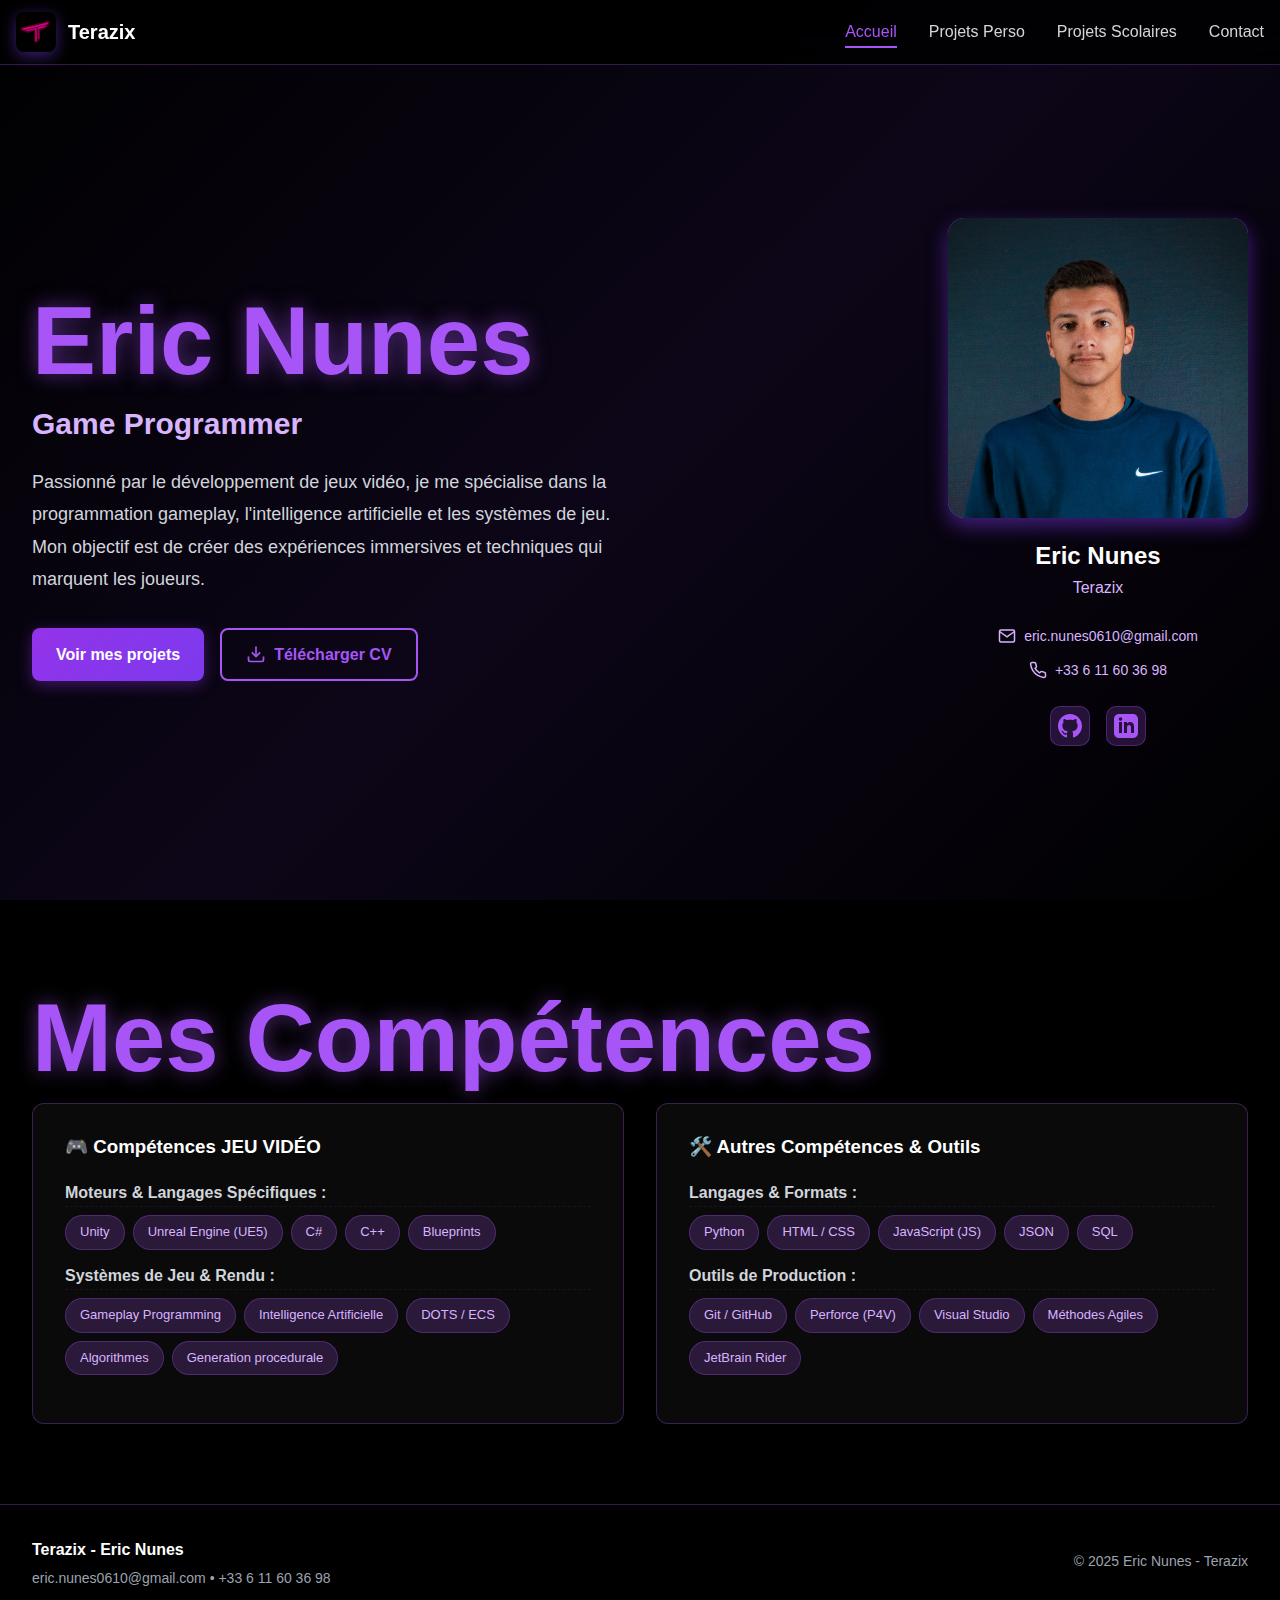
<file: index.html>
<!DOCTYPE html>
<html lang="fr">
<head>
    <meta charset="UTF-8">
    <meta name="viewport" content="width=device-width, initial-scale=1.0">
    <meta name="description" content="Portfolio de Eric Nunes (Terazix) - Game Programmer spécialisé en Unity, C# et systèmes IA">
    <meta name="robots" content="index,follow">
    <meta name="theme-color" content="#7c3aed">
    <title>Terazix - Eric Nunes | Game Programmer</title>
    <link rel="stylesheet" href="style.css">
    <link rel="icon" type="image/x-icon" href="assets/favicon.ico">
</head>
<body>
    <!-- Navigation -->
    <nav class="navbar" id="navbar">
        <div class="nav-container">
            <div class="nav-brand">
                <img src="assets/logo.png" alt="Logo Terazix" class="logo">
                <span class="brand-name">Terazix</span>
            </div>
            
            <!-- Menu Desktop -->
            <ul class="nav-menu" id="navMenu">
                <li><a href="index.html" class="nav-link active">Accueil</a></li>
                <li><a href="projets-perso.html" class="nav-link">Projets Perso</a></li>
                <li><a href="projets-scolaires.html" class="nav-link">Projets Scolaires</a></li>
                <!--<li><a href="cv.html" class="nav-link">CV</a></li> -->
                <li><a href="contact.html" class="nav-link">Contact</a></li>
            </ul>
            
            <!-- Burger Menu -->
            <button class="burger" id="burger" aria-label="Menu">
                <span></span>
                <span></span>
                <span></span>
            </button>
        </div>
    </nav>

    <!-- Hero Section -->
    <section class="hero" id="hero">
        <div class="container">
            <div class="hero-grid">
                <!-- Contenu Hero -->
                <div class="hero-content fade-in">
                    <h1 class="hero-title glow-text">Eric Nunes</h1>
                    <h2 class="hero-subtitle"><span class="highlight">Game Programmer</span></h2>
                    <p class="hero-description">
                        Passionné par le développement de jeux vidéo, je me spécialise dans la programmation gameplay, 
                        l'intelligence artificielle et les systèmes de jeu. Mon objectif est de créer des expériences 
                        immersives et techniques qui marquent les joueurs.
                    </p>
                    <div class="hero-cta">
                        <a href="projets-perso.html" class="btn btn-primary">Voir mes projets</a>
                        <a href="assets/CV_Eric_Nunes.pdf" download class="btn btn-secondary">
                            <svg width="20" height="20" viewBox="0 0 24 24" fill="none" stroke="currentColor" stroke-width="2">
                                <path d="M21 15v4a2 2 0 0 1-2 2H5a2 2 0 0 1-2-2v-4"/>
                                <polyline points="7 10 12 15 17 10"/>
                                <line x1="12" y1="15" x2="12" y2="3"/>
                            </svg>
                            Télécharger CV
                        </a>
                    </div>
                </div>

                <!-- Profile Card -->
                <div class="hero-profile fade-in-delay">
                    <div class="profile-card">
                        <div class="profile-avatar"><img src="assets/NUNES Eric.jpg" 
                 alt="Photo de Eric Nunes, Développeur de Jeu" 
                 class="profile-photo"></div>
                        <h3 class="profile-name">Eric Nunes</h3>
                        <p class="profile-realname">Terazix</p>
                        <div class="profile-links">
                            <a href="mailto:eric.nunes0610@gmail.com" class="profile-link">
                                <svg width="18" height="18" viewBox="0 0 24 24" fill="none" stroke="currentColor" stroke-width="2">
                                    <path d="M4 4h16c1.1 0 2 .9 2 2v12c0 1.1-.9 2-2 2H4c-1.1 0-2-.9-2-2V6c0-1.1.9-2 2-2z"/>
                                    <polyline points="22,6 12,13 2,6"/>
                                </svg>
                                eric.nunes0610@gmail.com
                            </a>
                            <a href="tel:+33612345678" class="profile-link">
                                <svg width="18" height="18" viewBox="0 0 24 24" fill="none" stroke="currentColor" stroke-width="2">
                                    <path d="M22 16.92v3a2 2 0 0 1-2.18 2 19.79 19.79 0 0 1-8.63-3.07 19.5 19.5 0 0 1-6-6 19.79 19.79 0 0 1-3.07-8.67A2 2 0 0 1 4.11 2h3a2 2 0 0 1 2 1.72 12.84 12.84 0 0 0 .7 2.81 2 2 0 0 1-.45 2.11L8.09 9.91a16 16 0 0 0 6 6l1.27-1.27a2 2 0 0 1 2.11-.45 12.84 12.84 0 0 0 2.81.7A2 2 0 0 1 22 16.92z"/>
                                </svg>
                                +33 6 11 60 36 98
                            </a>
                        </div>
                        <div class="profile-social">
                            <a href="https://github.com/Terazix" target="_blank" rel="noopener noreferrer" class="social-icon" aria-label="GitHub">
                                <svg width="24" height="24" viewBox="0 0 24 24" fill="currentColor">
                                    <path d="M12 0c-6.626 0-12 5.373-12 12 0 5.302 3.438 9.8 8.207 11.387.599.111.793-.261.793-.577v-2.234c-3.338.726-4.033-1.416-4.033-1.416-.546-1.387-1.333-1.756-1.333-1.756-1.089-.745.083-.729.083-.729 1.205.084 1.839 1.237 1.839 1.237 1.07 1.834 2.807 1.304 3.492.997.107-.775.418-1.305.762-1.604-2.665-.305-5.467-1.334-5.467-5.931 0-1.311.469-2.381 1.236-3.221-.124-.303-.535-1.524.117-3.176 0 0 1.008-.322 3.301 1.23.957-.266 1.983-.399 3.003-.404 1.02.005 2.047.138 3.006.404 2.291-1.552 3.297-1.23 3.297-1.23.653 1.653.242 2.874.118 3.176.77.84 1.235 1.911 1.235 3.221 0 4.609-2.807 5.624-5.479 5.921.43.372.823 1.102.823 2.222v3.293c0 .319.192.694.801.576 4.765-1.589 8.199-6.086 8.199-11.386 0-6.627-5.373-12-12-12z"/>
                                </svg>
                            </a>
                            <a href="www.linkedin.com/in/nuneseric" target="_blank" rel="noopener noreferrer" class="social-icon" aria-label="LinkedIn">
                                <svg width="24" height="24" viewBox="0 0 24 24" fill="currentColor">
                                    <path d="M19 0h-14c-2.761 0-5 2.239-5 5v14c0 2.761 2.239 5 5 5h14c2.762 0 5-2.239 5-5v-14c0-2.761-2.238-5-5-5zm-11 19h-3v-11h3v11zm-1.5-12.268c-.966 0-1.75-.79-1.75-1.764s.784-1.764 1.75-1.764 1.75.79 1.75 1.764-.783 1.764-1.75 1.764zm13.5 12.268h-3v-5.604c0-3.368-4-3.113-4 0v5.604h-3v-11h3v1.765c1.396-2.586 7-2.777 7 2.476v6.759z"/>
                                </svg>
                            </a>
                        </div>
                    </div>
                </div>
            </div>
        </div>
    </section>

    <section id="full-skills" class="skills-detailed-section">
        <div class="container">
            <h2 class="hero-title glow-text text-center mb-16">Mes Compétences</h2>

            <div class="skills-grid">
                
                <div class="skills-block fade-in">
                    <h3 class="skills-block-title">🎮 Compétences JEU VIDÉO</h3>
                    
                    <h4 class="skills-category font-bold mb-3">Moteurs & Langages Spécifiques :</h4>
                    <div class="project-skills mb-6">
                        <span class="skill-bubble">Unity</span>
                        <span class="skill-bubble">Unreal Engine (UE5)</span>
                        <span class="skill-bubble">C#</span>
                        <span class="skill-bubble">C++</span>
                        <span class="skill-bubble">Blueprints</span>
                    </div>

                    <h4 class="skills-category font-bold mb-3">Systèmes de Jeu & Rendu :</h4>
                    <div class="project-skills">
                        <span class="skill-bubble">Gameplay Programming</span>
                        <span class="skill-bubble">Intelligence Artificielle</span>
                        <span class="skill-bubble">DOTS / ECS</span>
                        <span class="skill-bubble">Algorithmes</span>
                        <span class="skill-bubble">Generation procedurale</span>
                    </div>
                </div>

                <div class="skills-block fade-in-delay">
                    <h3 class="skills-block-title">🛠️ Autres Compétences & Outils</h3>
                    
                    <h4 class="skills-category font-bold mb-3">Langages & Formats :</h4>
                    <div class="project-skills mb-6">
                        <span class="skill-bubble">Python</span>
                        <span class="skill-bubble">HTML / CSS</span>
                        <span class="skill-bubble">JavaScript (JS)</span>
                        <span class="skill-bubble">JSON</span>
                        <span class="skill-bubble">SQL</span>
                    </div>

                    <h4 class="skills-category font-bold mb-3">Outils de Production :</h4>
                    <div class="project-skills">
                        <span class="skill-bubble">Git / GitHub</span>
                        <span class="skill-bubble">Perforce (P4V)</span>
                        <span class="skill-bubble">Visual Studio</span>
                        <span class="skill-bubble">Méthodes Agiles</span>
                        <span class="skill-bubble">JetBrain Rider</span>
                    </div>
                </div>
            </div>
        </div>
    </section>

    <!-- Footer -->
    <footer class="footer">
        <div class="container">
            <div class="footer-content">
                <div class="footer-info">
                    <p class="footer-name">Terazix - Eric Nunes</p>
                    <p class="footer-contact">eric.nunes0610@gmail.com • +33 6 11 60 36 98</p>
                </div>
                <div class="footer-legal">
                    <p class="footer-copyright">© 2025 Eric Nunes - Terazix</p>
                </div>
            </div>
        </div>
    </footer>

    <script src="script.js" defer></script>
</body>
</html>
</file>
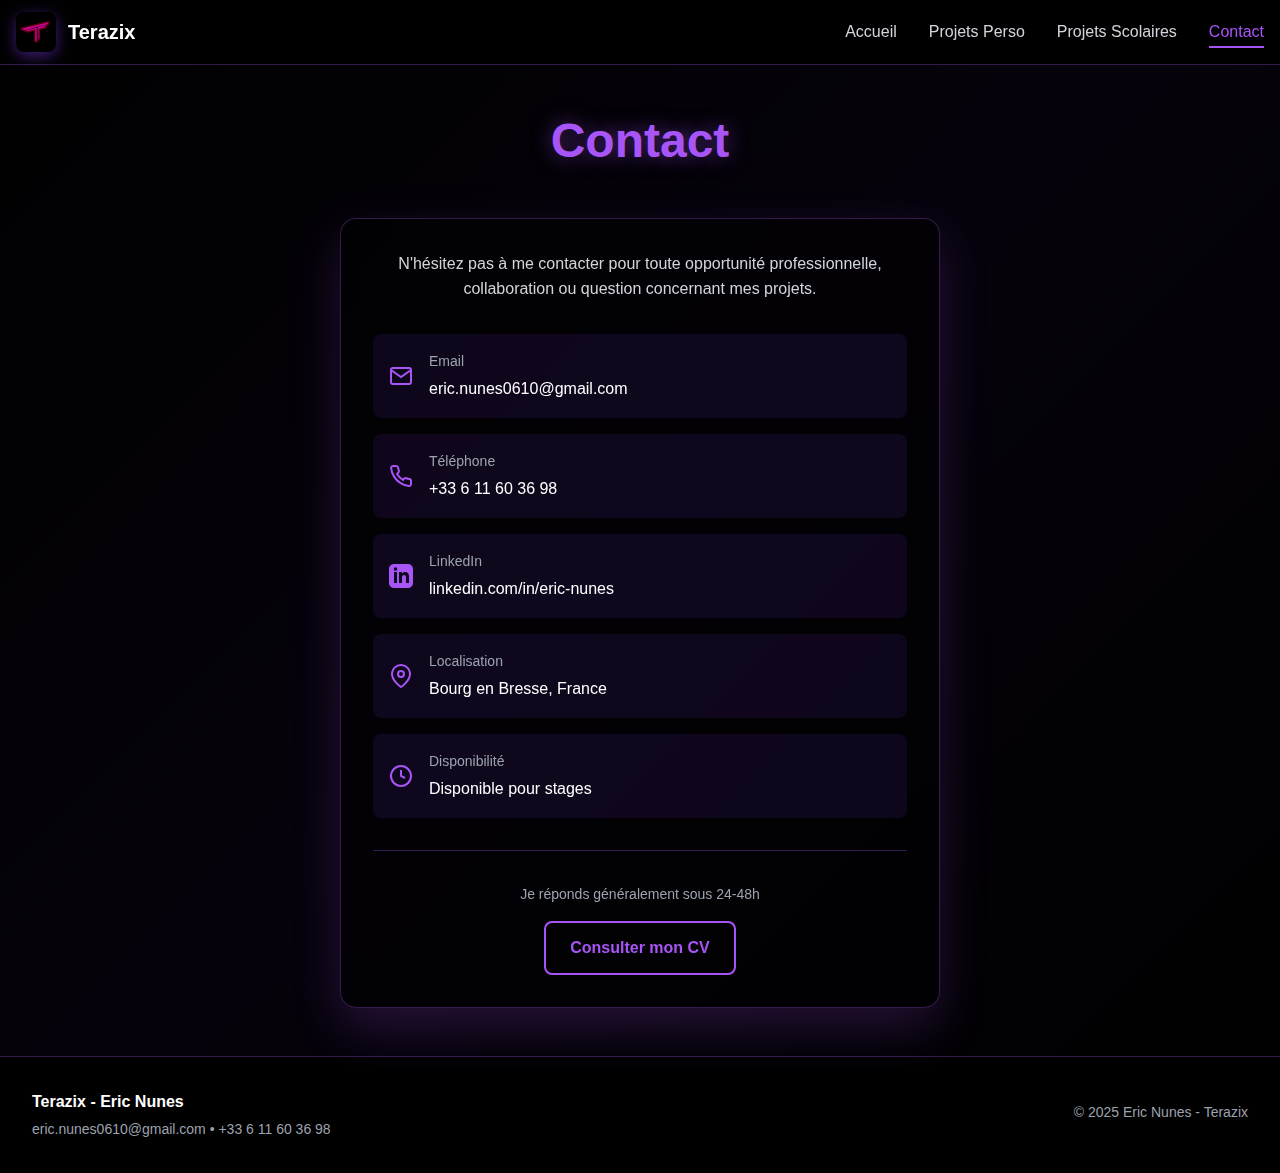
<file: contact.html>
<!DOCTYPE html>
<html lang="fr">
<head>
    <meta charset="UTF-8">
    <meta name="viewport" content="width=device-width, initial-scale=1.0">
    <meta name="description" content="Contactez Eric Nunes (Terazix) - Game Programmer disponible pour projets et collaborations">
    <meta name="robots" content="index,follow">
    <meta name="theme-color" content="#7c3aed">
    <title>Contact - Terazix</title>
    <link rel="stylesheet" href="style.css">
    <link rel="icon" type="image/x-icon" href="assets/favicon.ico">
</head>
<body>
    <!-- Navigation -->
    <nav class="navbar" id="navbar">
        <div class="nav-container">
            <div class="nav-brand">
                <img src="assets/logo.png" alt="Logo Terazix" class="logo">
                <span class="brand-name">Terazix</span>
            </div>
            
            <ul class="nav-menu" id="navMenu">
                <li><a href="index.html" class="nav-link">Accueil</a></li>
                <li><a href="projets-perso.html" class="nav-link">Projets Perso</a></li>
                <li><a href="projets-scolaires.html" class="nav-link">Projets Scolaires</a></li>
                <!--<li><a href="cv.html" class="nav-link">CV</a></li> -->
                <li><a href="contact.html" class="nav-link active">Contact</a></li>
            </ul>
            
            <button class="burger" id="burger" aria-label="Menu">
                <span></span>
                <span></span>
                <span></span>
            </button>
        </div>
    </nav>

    <!-- Contact Section -->
    <section class="contact-section">
        <div class="container">
            <div class="contact-container">
                <h1 class="page-title glow-text" style="text-align: center; margin-bottom: 3rem;">Contact</h1>
                
                <div class="contact-card">
                    <p style="text-align: center; color: var(--color-text-secondary); margin-bottom: 2rem;">
                        N'hésitez pas à me contacter pour toute opportunité professionnelle, collaboration ou question concernant mes projets.
                    </p>

                    <!-- Email -->
                    <a href="mailto:eric.nunes0610@gmail.com" class="contact-item">
                        <svg width="24" height="24" viewBox="0 0 24 24" fill="none" stroke="currentColor" stroke-width="2">
                            <path d="M4 4h16c1.1 0 2 .9 2 2v12c0 1.1-.9 2-2 2H4c-1.1 0-2-.9-2-2V6c0-1.1.9-2 2-2z"/>
                            <polyline points="22,6 12,13 2,6"/>
                        </svg>
                        <div class="contact-item-content">
                            <p class="contact-item-label">Email</p>
                            <p class="contact-item-value">eric.nunes0610@gmail.com</p>
                        </div>
                    </a>

                    <!-- Téléphone -->
                    <a href="tel:+33612345678" class="contact-item">
                        <svg width="24" height="24" viewBox="0 0 24 24" fill="none" stroke="currentColor" stroke-width="2">
                            <path d="M22 16.92v3a2 2 0 0 1-2.18 2 19.79 19.79 0 0 1-8.63-3.07 19.5 19.5 0 0 1-6-6 19.79 19.79 0 0 1-3.07-8.67A2 2 0 0 1 4.11 2h3a2 2 0 0 1 2 1.72 12.84 12.84 0 0 0 .7 2.81 2 2 0 0 1-.45 2.11L8.09 9.91a16 16 0 0 0 6 6l1.27-1.27a2 2 0 0 1 2.11-.45 12.84 12.84 0 0 0 2.81.7A2 2 0 0 1 22 16.92z"/>
                        </svg>
                        <div class="contact-item-content">
                            <p class="contact-item-label">Téléphone</p>
                            <p class="contact-item-value">+33 6 11 60 36 98</p>
                        </div>
                    </a>

                    <!-- GitHub -->
                     <!--
                    <a href="https://github.com/terazix" target="_blank" rel="noopener noreferrer" class="contact-item">
                        <svg width="24" height="24" viewBox="0 0 24 24" fill="currentColor">
                            <path d="M12 0c-6.626 0-12 5.373-12 12 0 5.302 3.438 9.8 8.207 11.387.599.111.793-.261.793-.577v-2.234c-3.338.726-4.033-1.416-4.033-1.416-.546-1.387-1.333-1.756-1.333-1.756-1.089-.745.083-.729.083-.729 1.205.084 1.839 1.237 1.839 1.237 1.07 1.834 2.807 1.304 3.492.997.107-.775.418-1.305.762-1.604-2.665-.305-5.467-1.334-5.467-5.931 0-1.311.469-2.381 1.236-3.221-.124-.303-.535-1.524.117-3.176 0 0 1.008-.322 3.301 1.23.957-.266 1.983-.399 3.003-.404 1.02.005 2.047.138 3.006.404 2.291-1.552 3.297-1.23 3.297-1.23.653 1.653.242 2.874.118 3.176.77.84 1.235 1.911 1.235 3.221 0 4.609-2.807 5.624-5.479 5.921.43.372.823 1.102.823 2.222v3.293c0 .319.192.694.801.576 4.765-1.589 8.199-6.086 8.199-11.386 0-6.627-5.373-12-12-12z"/>
                        </svg>
                        <div class="contact-item-content">
                            <p class="contact-item-label">GitHub</p>
                            <p class="contact-item-value">github.com/terazix</p>
                        </div>
                    </a>-->

                    <!-- LinkedIn -->
                    <a href="https://linkedin.com/in/eric-nunes" target="_blank" rel="noopener noreferrer" class="contact-item">
                        <svg width="24" height="24" viewBox="0 0 24 24" fill="currentColor">
                            <path d="M19 0h-14c-2.761 0-5 2.239-5 5v14c0 2.761 2.239 5 5 5h14c2.762 0 5-2.239 5-5v-14c0-2.761-2.238-5-5-5zm-11 19h-3v-11h3v11zm-1.5-12.268c-.966 0-1.75-.79-1.75-1.764s.784-1.764 1.75-1.764 1.75.79 1.75 1.764-.783 1.764-1.75 1.764zm13.5 12.268h-3v-5.604c0-3.368-4-3.113-4 0v5.604h-3v-11h3v1.765c1.396-2.586 7-2.777 7 2.476v6.759z"/>
                        </svg>
                        <div class="contact-item-content">
                            <p class="contact-item-label">LinkedIn</p>
                            <p class="contact-item-value">linkedin.com/in/eric-nunes</p>
                        </div>
                    </a>

                    <!-- Localisation -->
                    <div class="contact-item" style="cursor: default;">
                        <svg width="24" height="24" viewBox="0 0 24 24" fill="none" stroke="currentColor" stroke-width="2">
                            <path d="M21 10c0 7-9 13-9 13s-9-6-9-13a9 9 0 0 1 18 0z"/>
                            <circle cx="12" cy="10" r="3"/>
                        </svg>
                        <div class="contact-item-content">
                            <p class="contact-item-label">Localisation</p>
                            <p class="contact-item-value">Bourg en Bresse, France</p>
                        </div>
                    </div>

                    <!-- Disponibilité -->
                    <div class="contact-item" style="cursor: default;">
                        <svg width="24" height="24" viewBox="0 0 24 24" fill="none" stroke="currentColor" stroke-width="2">
                            <circle cx="12" cy="12" r="10"/>
                            <polyline points="12 6 12 12 16 14"/>
                        </svg>
                        <div class="contact-item-content">
                            <p class="contact-item-label">Disponibilité</p>
                            <p class="contact-item-value">Disponible pour stages</p>
                        </div>
                    </div>

                    <div style="margin-top: 2rem; padding-top: 2rem; border-top: 1px solid var(--color-border); text-align: center;">
                        <p style="color: var(--color-text-muted); font-size: 0.875rem; margin-bottom: 1rem;">
                            Je réponds généralement sous 24-48h
                        </p>
                        <a href="cv.html" class="btn btn-secondary">
                            Consulter mon CV
                        </a>
                    </div>
                </div>
            </div>
        </div>
    </section>

    <!-- Footer -->
    <footer class="footer">
        <div class="container">
            <div class="footer-content">
                <div class="footer-info">
                    <p class="footer-name">Terazix - Eric Nunes</p>
                    <p class="footer-contact">eric.nunes0610@gmail.com • +33 6 11 60 36 98</p>
                </div>
                <div class="footer-legal">
                    <p class="footer-copyright">© 2025 Eric Nunes - Terazix</p>
                </div>
            </div>
        </div>
    </footer>

    <script src="script.js" defer></script>
</body>
</html>
</file>
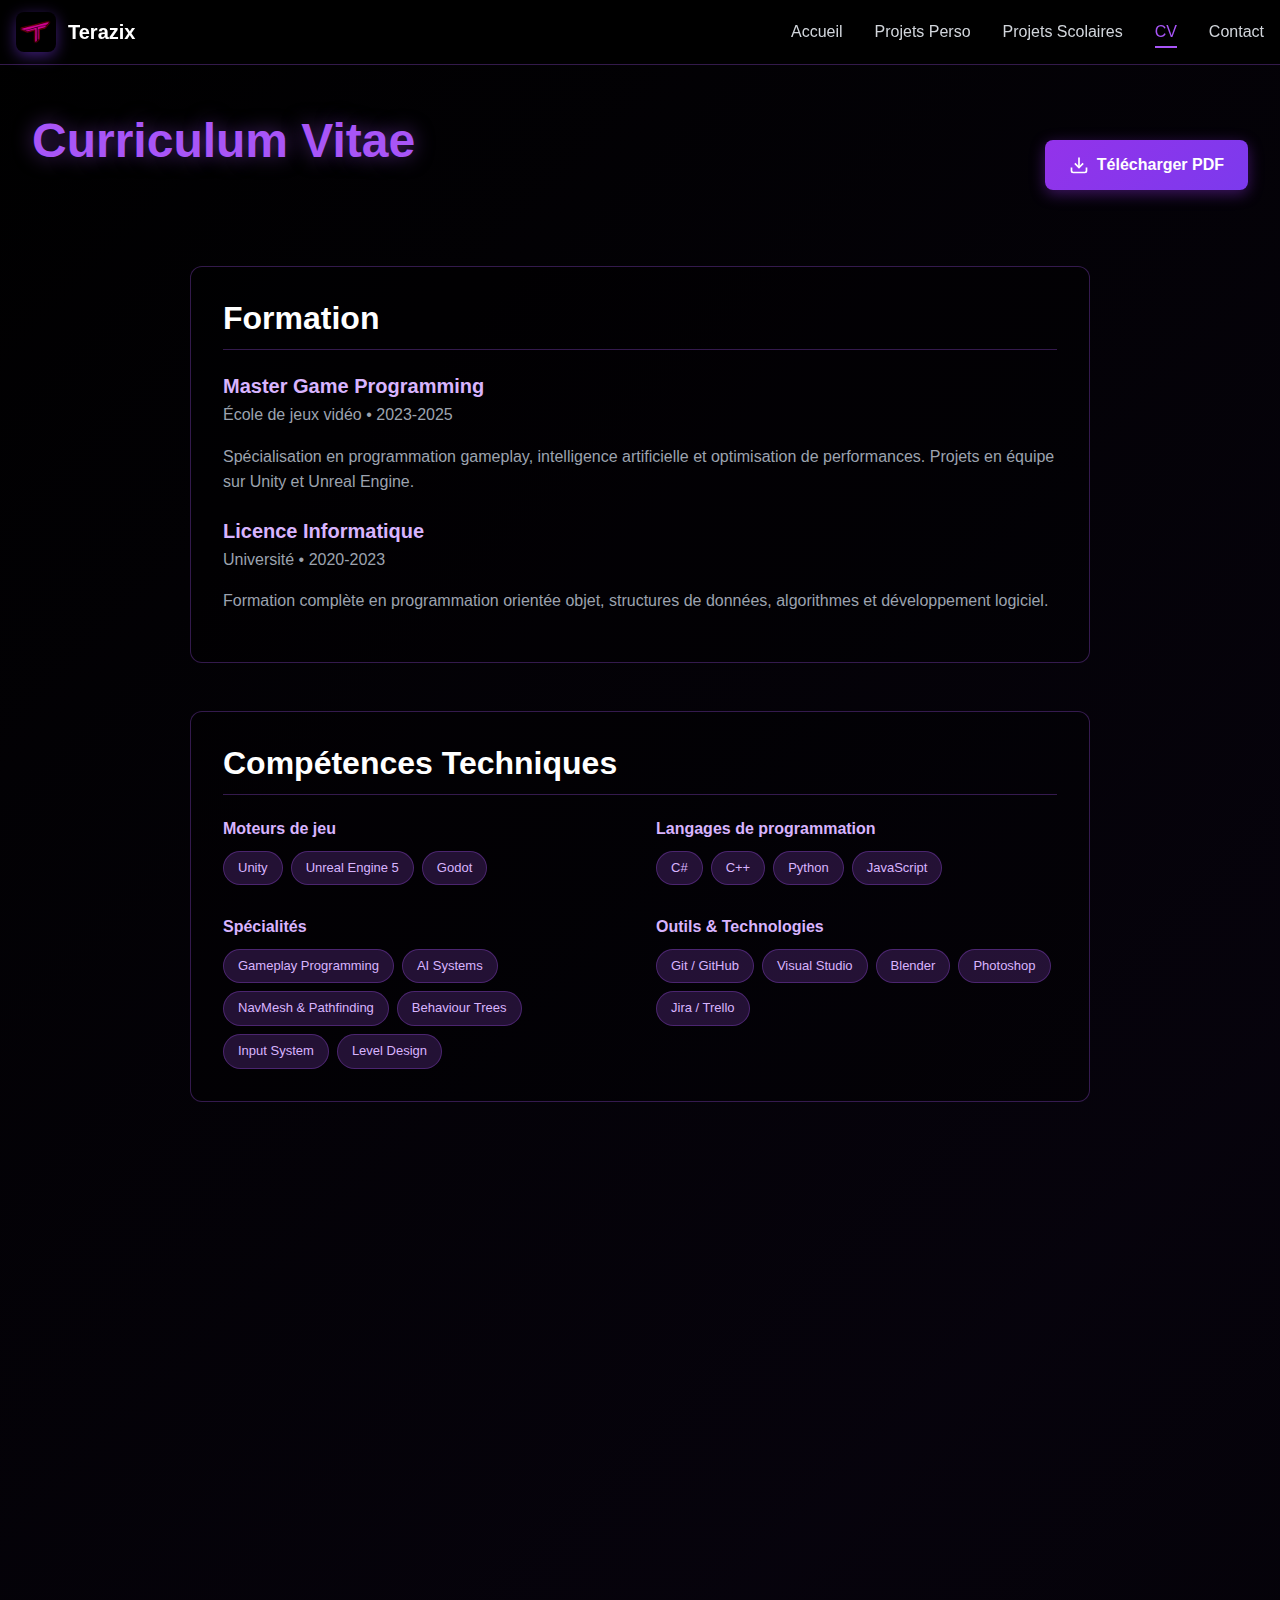
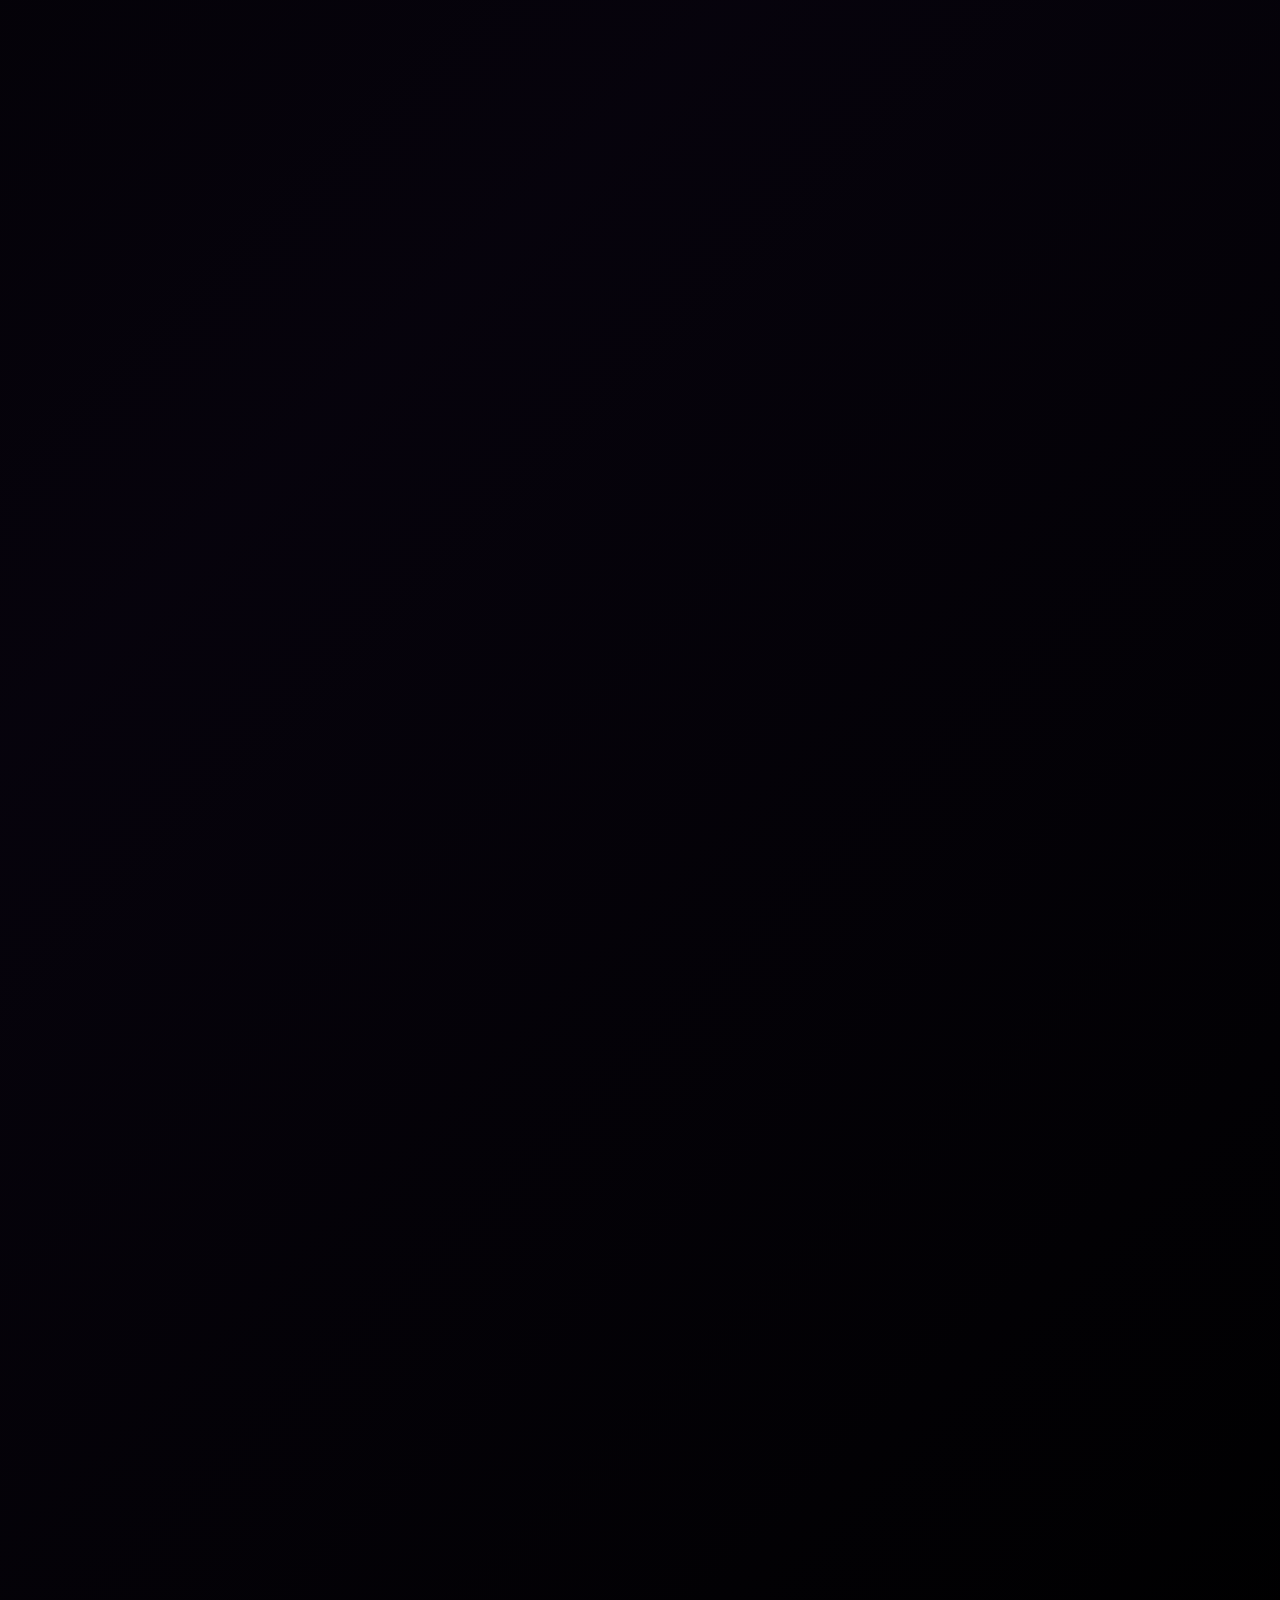
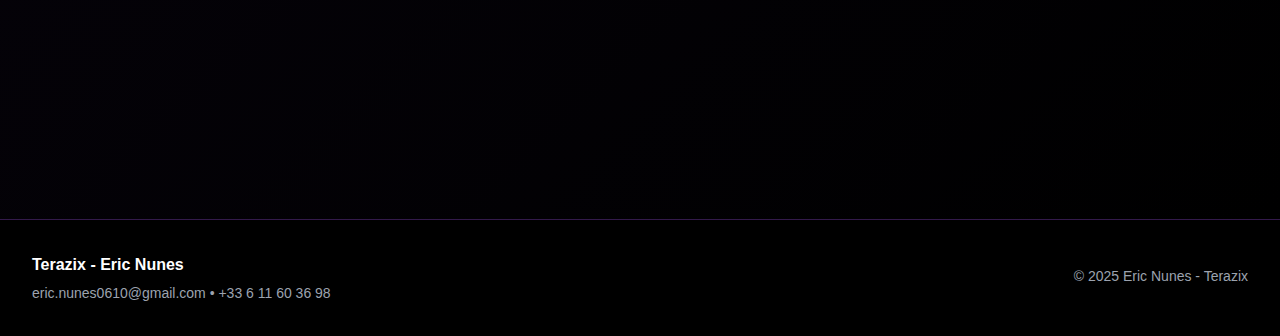
<file: cv.html>
<!DOCTYPE html>
<html lang="fr">
<head>
    <meta charset="UTF-8">
    <meta name="viewport" content="width=device-width, initial-scale=1.0">
    <meta name="description" content="CV de Eric Nunes - Game Programmer spécialisé Unity, C#, IA et systèmes de jeu">
    <meta name="robots" content="index,follow">
    <meta name="theme-color" content="#7c3aed">
    <title>CV - Terazix</title>
    <link rel="stylesheet" href="style.css">
    <link rel="icon" type="image/x-icon" href="assets/favicon.ico">
</head>
<body>
    <!-- Navigation -->
    <nav class="navbar" id="navbar">
        <div class="nav-container">
            <div class="nav-brand">
                <img src="assets/logo.png" alt="Logo Terazix" class="logo">
                <span class="brand-name">Terazix</span>
            </div>
            
            <ul class="nav-menu" id="navMenu">
                <li><a href="index.html" class="nav-link">Accueil</a></li>
                <li><a href="projets-perso.html" class="nav-link">Projets Perso</a></li>
                <li><a href="projets-scolaires.html" class="nav-link">Projets Scolaires</a></li>
                <li><a href="cv.html" class="nav-link active">CV</a></li>
                <li><a href="contact.html" class="nav-link">Contact</a></li>
            </ul>
            
            <button class="burger" id="burger" aria-label="Menu">
                <span></span>
                <span></span>
                <span></span>
            </button>
        </div>
    </nav>

    <!-- CV Section -->
    <section class="cv-section-wrapper">
        <div class="container">
            <div class="cv-header">
                <h1 class="page-title glow-text">Curriculum Vitae</h1>
                <a href="assets/CV_Eric_Nunes.pdf" download class="btn btn-primary">
                    <svg width="20" height="20" viewBox="0 0 24 24" fill="none" stroke="currentColor" stroke-width="2">
                        <path d="M21 15v4a2 2 0 0 1-2 2H5a2 2 0 0 1-2-2v-4"/>
                        <polyline points="7 10 12 15 17 10"/>
                        <line x1="12" y1="15" x2="12" y2="3"/>
                    </svg>
                    Télécharger PDF
                </a>
            </div>

            <div class="cv-content">
                <!-- Formation -->
                <div class="cv-section">
                    <h2>Formation</h2>
                    <div class="cv-item">
                        <h3>Master Game Programming</h3>
                        <p>École de jeux vidéo • 2023-2025</p>
                        <p>Spécialisation en programmation gameplay, intelligence artificielle et optimisation de performances. Projets en équipe sur Unity et Unreal Engine.</p>
                    </div>
                    <div class="cv-item">
                        <h3>Licence Informatique</h3>
                        <p>Université • 2020-2023</p>
                        <p>Formation complète en programmation orientée objet, structures de données, algorithmes et développement logiciel.</p>
                    </div>
                </div>

                <!-- Compétences Techniques -->
                <div class="cv-section">
                    <h2>Compétences Techniques</h2>
                    <div class="skills-grid">
                        <div class="skill-category">
                            <h3>Moteurs de jeu</h3>
                            <div class="skill-list">
                                <span class="skill-bubble">Unity</span>
                                <span class="skill-bubble">Unreal Engine 5</span>
                                <span class="skill-bubble">Godot</span>
                            </div>
                        </div>
                        <div class="skill-category">
                            <h3>Langages de programmation</h3>
                            <div class="skill-list">
                                <span class="skill-bubble">C#</span>
                                <span class="skill-bubble">C++</span>
                                <span class="skill-bubble">Python</span>
                                <span class="skill-bubble">JavaScript</span>
                            </div>
                        </div>
                        <div class="skill-category">
                            <h3>Spécialités</h3>
                            <div class="skill-list">
                                <span class="skill-bubble">Gameplay Programming</span>
                                <span class="skill-bubble">AI Systems</span>
                                <span class="skill-bubble">NavMesh & Pathfinding</span>
                                <span class="skill-bubble">Behaviour Trees</span>
                                <span class="skill-bubble">Input System</span>
                                <span class="skill-bubble">Level Design</span>
                            </div>
                        </div>
                        <div class="skill-category">
                            <h3>Outils & Technologies</h3>
                            <div class="skill-list">
                                <span class="skill-bubble">Git / GitHub</span>
                                <span class="skill-bubble">Visual Studio</span>
                                <span class="skill-bubble">Blender</span>
                                <span class="skill-bubble">Photoshop</span>
                                <span class="skill-bubble">Jira / Trello</span>
                            </div>
                        </div>
                    </div>
                </div>

                <!-- Projets Sélectionnés -->
                <div class="cv-section">
                    <h2>Projets Sélectionnés</h2>
                    <div class="cv-item">
                        <h3>Rush Runner - Prototype Unity</h3>
                        <p><strong>Rôle :</strong> Gameplay Programmer</p>
                        <p>Développement d'un système de parkour avancé avec wall-running, slides et combos de mouvement. Implémentation du nouveau Input System de Unity pour des contrôles précis et responsifs.</p>
                        <p><a href="projets-perso.html" class="footer-link">→ Voir le projet</a></p>
                    </div>
                    <div class="cv-item">
                        <h3>AI Arena - Système d'intelligence artificielle</h3>
                        <p><strong>Rôle :</strong> AI Programmer</p>
                        <p>Création d'une arène de combat avec IA comportementale utilisant des behaviour trees et NavMesh. Les ennemis adaptent leur stratégie en fonction du joueur et collaborent entre eux.</p>
                        <p><a href="projets-perso.html" class="footer-link">→ Voir le projet</a></p>
                    </div>
                    <div class="cv-item">
                        <h3>Dungeon Crawler - Projet scolaire</h3>
                        <p><strong>Rôle :</strong> Level Designer & Gameplay Programmer</p>
                        <p>Développement d'un générateur procédural de donjons avec algorithmes de génération BSP. Système de progression du joueur et gestion de l'inventaire.</p>
                        <p><a href="projets-scolaires.html" class="footer-link">→ Voir le projet</a></p>
                    </div>
                </div>

                <!-- Expériences -->
                <div class="cv-section">
                    <h2>Expériences</h2>
                    <div class="cv-item">
                        <h3>Développeur Unity Junior - Stage</h3>
                        <p>Studio de jeux indépendants • 6 mois (2024)</p>
                        <p>Participation au développement d'un jeu mobile. Implémentation de mécaniques de gameplay, optimisation des performances et correction de bugs. Collaboration avec l'équipe en méthode Agile.</p>
                    </div>
                    <div class="cv-item">
                        <h3>Game Jams</h3>
                        <p>Participation régulière depuis 2022</p>
                        <p>Plus de 10 Game Jams complétées (Ludum Dare, Global Game Jam). Développement rapide de prototypes, travail en équipe multidisciplinaire et gestion du stress sous contraintes de temps.</p>
                    </div>
                </div>

                <!-- Langues -->
                <div class="cv-section">
                    <h2>Langues</h2>
                    <div class="cv-item">
                        <p><strong>Français :</strong> Langue maternelle</p>
                        <p><strong>Anglais :</strong> Courant (C1) - Lu, écrit, parlé. Documentation technique et communication professionnelle.</p>
                        <p><strong>Espagnol :</strong> Intermédiaire (B1)</p>
                    </div>
                </div>

                <!-- Centres d'intérêt -->
                <div class="cv-section">
                    <h2>Centres d'intérêt</h2>
                    <div class="cv-item">
                        <p><strong>Veille technologique :</strong> Suivi actif des nouvelles technologies et tendances du développement de jeux vidéo (GDC, blogs de développeurs, communautés en ligne).</p>
                        <p><strong>Développement personnel :</strong> Projets open-source sur GitHub, contributions à des outils pour développeurs Unity.</p>
                        <p><strong>Gaming :</strong> Analyse de game design et de mécaniques de jeu, particulièrement les jeux d'action et de stratégie.</p>
                    </div>
                </div>

                <!-- Disponibilité -->
                <div class="cv-section">
                    <h2>Disponibilité</h2>
                    <div class="cv-item">
                        <p><strong>Disponible pour :</strong> Stage, alternance, CDD, CDI</p>
                        <p><strong>À partir de :</strong> Janvier 2026</p>
                        <p><strong>Localisation :</strong> Lyon et environs (France) - Ouvert à la mobilité</p>
                        <p><strong>Télétravail :</strong> Flexible (présentiel, hybride ou remote)</p>
                    </div>
                </div>
            </div>
        </div>
    </section>

    <!-- Footer -->
    <footer class="footer">
        <div class="container">
            <div class="footer-content">
                <div class="footer-info">
                    <p class="footer-name">Terazix - Eric Nunes</p>
                    <p class="footer-contact">eric.nunes0610@gmail.com • +33 6 11 60 36 98</p>
                </div>
                <div class="footer-legal">
                    <p class="footer-copyright">© 2025 Eric Nunes - Terazix</p>
                </div>
            </div>
        </div>
    </footer>

    <script src="script.js" defer></script>
</body>
</html>
</file>
<file: style.css>
/* ===============================================
   TERAZIX PORTFOLIO - STYLESHEET
   Auteur: Eric Nunes
   Licence: MIT
   =============================================== */

/* --- VARIABLES CSS --- */
:root {
    --color-primary: #7c3aed;
    --color-primary-light: #9333ea;
    --color-primary-dark: #6d28d9;
    --color-accent: #a855f7;
    --color-accent-light: #d8b4fe;
    --color-bg-dark: #000000;
    --color-bg-secondary: #0a0a0a;
    --color-text-primary: #ffffff;
    --color-text-secondary: #d1d5db;
    --color-text-muted: #9ca3af;
    --color-border: rgba(168, 85, 247, 0.3);
    --shadow-glow: 0 0 20px rgba(168, 85, 247, 0.5);
    --shadow-card: 0 8px 30px rgba(168, 85, 247, 0.3);
    --transition-base: all 0.3s ease;
}

/* --- RESET & BASE --- */
* {
    margin: 0;
    padding: 0;
    box-sizing: border-box;
}

html {
    scroll-behavior: smooth;
}

body {
    font-family: 'Inter', -apple-system, BlinkMacSystemFont, 'Segoe UI', sans-serif;
    background: var(--color-bg-dark);
    color: var(--color-text-primary);
    line-height: 1.6;
    overflow-x: hidden;
}

/* --- TYPOGRAPHY --- */
h1, h2, h3, h4, h5, h6 {
    font-weight: 700;
    line-height: 1.2;
}

a {
    text-decoration: none;
    color: inherit;
}

/* --- UTILITIES --- */
.container {
    max-width: 1280px;
    margin: 0 auto;
    padding: 0 1rem;
}

@media (min-width: 640px) {
    .container {
        padding: 0 1.5rem;
    }
}

@media (min-width: 1024px) {
    .container {
        padding: 0 2rem;
    }
}

.hidden {
    display: none !important;
}

.glow-text {
    text-shadow: var(--shadow-glow);
}

/* --- ANIMATIONS --- */
@keyframes fadeIn {
    from {
        opacity: 0;
        transform: translateY(20px);
    }
    to {
        opacity: 1;
        transform: translateY(0);
    }
}

.fade-in {
    animation: fadeIn 1s ease-in;
}

.fade-in-delay {
    animation: fadeIn 1s ease-in 0.3s both;
}

/* --- NAVIGATION --- */
.navbar {
    position: fixed;
    top: 0;
    left: 0;
    right: 0;
    background: rgba(0, 0, 0, 0.9);
    backdrop-filter: blur(12px);
    border-bottom: 1px solid var(--color-border);
    z-index: 1000;
}

.nav-container {
    max-width: 1280px;
    margin: 0 auto;
    padding: 0 1rem;
    display: flex;
    justify-content: space-between;
    align-items: center;
    height: 64px;
}

.nav-brand {
    display: flex;
    align-items: center;
    gap: 0.75rem;
}

.logo {
    width: 40px;
    height: 40px;
    background: var(--color-primary);
    border-radius: 8px;
    display: flex;
    align-items: center;
    justify-content: center;
    font-weight: 700;
    font-size: 1.25rem;
    box-shadow: 0 4px 15px rgba(124, 58, 237, 0.5);
}

.brand-name {
    font-weight: 700;
    font-size: 1.25rem;
}

.nav-menu {
    display: none;
    list-style: none;
    gap: 2rem;
}

@media (min-width: 768px) {
    .nav-menu {
        display: flex;
    }
}

.nav-link {
    color: var(--color-text-secondary);
    font-weight: 500;
    transition: var(--transition-base);
    position: relative;
}

.nav-link:hover,
.nav-link.active {
    color: var(--color-accent);
}

.nav-link.active::after {
    content: '';
    position: absolute;
    bottom: -8px;
    left: 0;
    right: 0;
    height: 2px;
    background: var(--color-accent);
}

/* Burger Menu */
.burger {
    display: flex;
    flex-direction: column;
    gap: 5px;
    background: transparent;
    border: none;
    cursor: pointer;
    padding: 0;
}

@media (min-width: 768px) {
    .burger {
        display: none;
    }
}

.burger span {
    width: 25px;
    height: 3px;
    background: var(--color-text-primary);
    border-radius: 2px;
    transition: var(--transition-base);
}

.burger.active span:nth-child(1) {
    transform: rotate(45deg) translate(8px, 8px);
}

.burger.active span:nth-child(2) {
    opacity: 0;
}

.burger.active span:nth-child(3) {
    transform: rotate(-45deg) translate(7px, -7px);
}

/* Mobile Menu */
.nav-menu.active {
    display: flex;
    flex-direction: column;
    position: absolute;
    top: 64px;
    left: 0;
    right: 0;
    background: rgba(0, 0, 0, 0.98);
    border-bottom: 1px solid var(--color-border);
    padding: 1rem;
    gap: 0.5rem;
}

.nav-menu.active .nav-link {
    padding: 0.75rem 1rem;
    display: block;
}

/* --- BUTTONS --- */
.btn {
    display: inline-flex;
    align-items: center;
    gap: 0.5rem;
    padding: 0.75rem 1.5rem;
    border-radius: 8px;
    font-weight: 600;
    transition: var(--transition-base);
    cursor: pointer;
    border: none;
    font-size: 1rem;
}

.btn-primary {
    background: linear-gradient(135deg, var(--color-primary-light) 0%, var(--color-primary) 100%);
    color: var(--color-text-primary);
    box-shadow: 0 4px 15px rgba(147, 51, 234, 0.4);
}

.btn-primary:hover {
    transform: translateY(-2px);
    box-shadow: 0 6px 20px rgba(147, 51, 234, 0.6);
}

.btn-secondary {
    background: transparent;
    color: var(--color-accent);
    border: 2px solid var(--color-accent);
}

.btn-secondary:hover {
    background: rgba(168, 85, 247, 0.1);
    transform: translateY(-2px);
}

.btn-small {
    padding: 0.5rem 1rem;
    border-radius: 6px;
    font-weight: 500;
    font-size: 0.875rem;
    transition: var(--transition-base);
    cursor: pointer;
    border: none;
    display: inline-flex;
    align-items: center;
    gap: 0.5rem;
}

.btn-view {
    background: var(--color-primary);
    color: var(--color-text-primary);
}

.btn-view:hover {
    background: var(--color-primary-light);
    transform: scale(1.05);
}

.btn-download {
    background: transparent;
    color: var(--color-accent);
    border: 1px solid var(--color-accent);
}

.btn-download:hover {
    background: rgba(168, 85, 247, 0.1);
    transform: scale(1.05);
}

/* --- HERO SECTION --- */
.hero {
    min-height: 100vh;
    padding-top: 64px;
    display: flex;
    align-items: center;
    background: linear-gradient(135deg, var(--color-bg-dark) 0%, rgba(124, 58, 237, 0.1) 50%, var(--color-bg-dark) 100%);
}

.hero-grid {
    display: grid;
    grid-template-columns: 1fr;
    gap: 3rem;
    align-items: center;
    padding: 5rem 0;
}

@media (min-width: 768px) {
    .hero-grid {
        grid-template-columns: 1fr 1fr;
        gap: 3rem;
    }
}

.hero-title {
    font-size: 3.75rem;
    color: var(--color-accent);
    margin-bottom: 0.5rem;
}

@media (min-width: 768px) {
    .hero-title {
        font-size: 6rem;
    }
}

.hero-subtitle {
    font-size: 1.5rem;
    margin-bottom: 1.5rem;
}

@media (min-width: 768px) {
    .hero-subtitle {
        font-size: 1.875rem;
    }
}

.hero-subtitle .highlight {
    color: var(--color-accent-light);
}

.hero-description {
    color: var(--color-text-secondary);
    font-size: 1.125rem;
    line-height: 1.8;
    margin-bottom: 2rem;
}

.hero-cta {
    display: flex;
    flex-wrap: wrap;
    gap: 1rem;
}

/* Profile Card */
.hero-profile {
    display: flex;
    justify-content: center;
}

@media (min-width: 768px) {
    .hero-profile {
        justify-content: flex-end;
    }
}

.profile-card {
    /* ... styles existants ... */
    text-align: center;
    max-width: 450px; /* MODIFIÉ: Augmenté la taille max */
}

.profile-avatar {
    width: 300px;
    height: 300px;
    margin: 0 auto 1.5rem;
    background: var(--color-primary);
    border-radius: 1rem;
    display: flex;
    align-items: center;
    justify-content: center;
    font-size: 4rem;
    font-weight: 700;
    box-shadow: 0 8px 20px rgba(124, 58, 237, 0.5);
    overflow: hidden;
}

.profile-avatar img.profile-photo {
    width: 100%;
    height: 100%;
    object-fit: cover; /* cover au lieu de contain pour remplir sans zoom */
    object-position: center top; /* centré et aligné en haut */
    border-radius: 1rem; /* même border-radius que le conteneur */
}

.profile-name {
    font-size: 1.5rem;
    margin-bottom: 0.25rem;
}

.profile-realname {
    color: var(--color-accent-light);
    margin-bottom: 1.5rem;
}

.profile-links {
    display: flex;
    flex-direction: column;
    gap: 0.75rem;
    margin-bottom: 1.5rem;
}

.profile-link {
    display: flex;
    align-items: center;
    justify-content: center;
    gap: 0.5rem;
    color: var(--color-accent-light);
    font-size: 0.875rem;
    transition: var(--transition-base);
}

.profile-link:hover {
    color: var(--color-accent);
}

.profile-social {
    display: flex;
    justify-content: center;
    gap: 1rem;
}

.social-icon {
    display: flex;
    align-items: center;
    justify-content: center;
    width: 40px;
    height: 40px;
    border-radius: 10px;
    background: rgba(168, 85, 247, 0.2);
    color: var(--color-accent);
    border: 1px solid var(--color-border);
    transition: var(--transition-base);
}

.social-icon:hover {
    background: rgba(168, 85, 247, 0.3);
    transform: translateY(-2px);
    box-shadow: 0 4px 12px rgba(168, 85, 247, 0.4);
}

/* --- PROJECTS SECTION --- */
.projects-section {
    min-height: 100vh;
    padding-top: 7rem;
    padding-bottom: 3rem;
    background: linear-gradient(135deg, var(--color-bg-dark) 0%, rgba(124, 58, 237, 0.05) 50%, var(--color-bg-dark) 100%);
}

.page-title {
    font-size: 3rem;
    color: var(--color-accent);
    margin-bottom: 3rem;
}

/* Filters */
.filters {
    display: flex;
    flex-wrap: wrap;
    gap: 0.75rem;
    margin-bottom: 2rem;
}

.filter-btn {
    padding: 0.5rem 1.25rem;
    border-radius: 20px;
    background: rgba(168, 85, 247, 0.1);
    color: var(--color-accent-light);
    border: 1px solid var(--color-border);
    font-weight: 500;
    font-size: 0.875rem;
    transition: var(--transition-base);
    cursor: pointer;
}

.filter-btn:hover {
    background: rgba(168, 85, 247, 0.2);
    transform: translateY(-2px);
}

.filter-btn.active {
    background: var(--color-primary);
    color: var(--color-text-primary);
    border-color: var(--color-primary);
    box-shadow: 0 4px 15px rgba(124, 58, 237, 0.4);
}

/* Projects Grid */
.projects-grid {
    display: grid;
    grid-template-columns: 1fr;
    gap: 2rem;
}

@media (min-width: 768px) {
    .projects-grid {
        grid-template-columns: repeat(2, 1fr);
    }
}



.project-card {
    background: rgba(0, 0, 0, 0.5);
    backdrop-filter: blur(8px);
    border: 1px solid var(--color-border);
    border-radius: 12px;
    overflow: hidden;
    transition: var(--transition-base);
}

.project-card:hover {
    transform: translateY(-8px);
    box-shadow: var(--shadow-card);
}

.project-card.hidden {
    display: none;
}

/* Project Media */
.project-media {
    position: relative;
    aspect-ratio: 16 / 9;
    background: #111;
    overflow: hidden;
}

.project-video {
    width: 100%;
    height: 100%;
    object-fit: cover;
    display: block;
    opacity: 1 !important;
}



.media-overlay {
    position: absolute;
    inset: 0;
    background: linear-gradient(to top, rgba(0, 0, 0, 0.8), transparent);
}

/* --- ABOUT/PARCOURS SECTION (Nouveaux styles) --- */
.about-section {
    background: var(--color-bg-dark);
    padding-top: 6rem;
    padding-bottom: 6rem;
    border-top: 1px solid var(--color-border);
}

.about-card {
    background: var(--color-bg-secondary);
    padding: 2rem;
    border-radius: 12px;
    border: 1px solid var(--color-border);
    box-shadow: var(--shadow-card);
    transition: var(--transition-base);
}

.about-card:hover {
    transform: translateY(-5px);
    box-shadow: 0 10px 40px rgba(168, 85, 247, 0.4);
}

.timeline {
    position: relative;
    padding-left: 1.5rem;
}

.timeline::before {
    content: '';
    position: absolute;
    left: 0;
    top: 0;
    bottom: 0;
    width: 2px;
    background: var(--color-border);
}

.timeline-item {
    position: relative;
    padding-bottom: 2rem;
    padding-left: 1rem;
}

.timeline-item::before {
    content: '';
    position: absolute;
    left: -6px;
    top: 5px;
    width: 14px;
    height: 14px;
    border-radius: 50%;
    background: var(--color-accent);
    border: 3px solid var(--color-bg-secondary);
    z-index: 1;
}

.timeline-title {
    font-weight: 600;
    color: var(--color-text-primary);
    margin-bottom: 0.25rem;
}

.timeline-subtitle {
    color: var(--color-accent-light);
    font-size: 0.875rem;
    margin-bottom: 0.5rem;
}

.timeline-description {
    color: var(--color-text-muted);
    font-size: 0.875rem;
}

.skills-category {
    font-weight: 600;
    color: var(--color-text-primary);
    margin-bottom: 0.5rem;
    border-bottom: 1px dashed rgba(168, 85, 247, 0.1);
    padding-bottom: 0.25rem;
}

/* Project Content */
.project-content {
    padding: 1.5rem;
}

.project-header {
    margin-bottom: 1rem;
}

.project-title {
    font-size: 1.25rem;
    margin-bottom: 0.25rem;
}

.project-subtitle {
    color: var(--color-accent-light);
    font-size: 0.875rem;
}

.project-description {
    color: var(--color-text-muted);
    font-size: 0.875rem;
    margin-bottom: 0.75rem;
}

.project-role {
    font-size: 0.875rem;
    color: var(--color-text-muted);
    margin-bottom: 1rem;
}

.role-label {
    font-weight: 600;
    color: var(--color-accent);
}

/* Skills Bubbles */
.project-skills {
    display: flex;
    flex-wrap: wrap;
    gap: 0.5rem;
    margin-bottom: 1rem;
}

.skill-bubble {
    display: inline-block;
    background: rgba(168, 85, 247, 0.2);
    color: var(--color-accent-light);
    padding: 0.375rem 0.875rem;
    border-radius: 20px;
    font-size: 0.8125rem;
    font-weight: 500;
    border: 1px solid var(--color-border);
    transition: var(--transition-base);
}

.skill-bubble:hover {
    background: rgba(168, 85, 247, 0.3);
    transform: translateY(-2px);
    box-shadow: 0 4px 12px rgba(168, 85, 247, 0.4);
}

/* Project Actions */
.project-actions {
    display: flex;
    gap: 0.75rem;
}

/* --- LIGHTBOX MODAL --- */
.lightbox {
    display: none;
    position: fixed;
    inset: 0;
    background: rgba(0, 0, 0, 0.95);
    z-index: 2000;
    padding: 1rem;
    overflow-y: auto;
}

.lightbox.active {
    display: flex;
    align-items: center;
    justify-content: center;
}

.lightbox-content {
    max-width: 1200px;
    width: 100%;
    position: relative;
}

.lightbox-close {
    position: absolute;
    top: -3rem;
    right: 0;
    background: var(--color-primary);
    border: none;
    color: white;
    width: 40px;
    height: 40px;
    border-radius: 8px;
    cursor: pointer;
    display: flex;
    align-items: center;
    justify-content: center;
    transition: var(--transition-base);
    z-index: 10;
}

.lightbox-close:hover {
    background: var(--color-primary-light);
    transform: scale(1.1);
}

.lightbox-video-container {
    background: #000;
    border-radius: 12px;
    overflow: hidden;
    margin-bottom: 1.5rem;
}

.lightbox-video-container video {
    width: 100%;
    height: auto;
    display: block;
}

.lightbox-info {
    background: rgba(0, 0, 0, 0.7);
    border: 1px solid var(--color-border);
    border-radius: 12px;
    padding: 1.5rem;
}

.lightbox-info h3 {
    font-size: 1.5rem;
    margin-bottom: 0.5rem;
}

.lightbox-info p {
    color: var(--color-text-muted);
    margin-bottom: 1rem;
}

#lightboxSkills {
    display: flex;
    flex-wrap: wrap;
    gap: 0.5rem;
}

/* --- CV SECTION --- */
.cv-section-wrapper {
    min-height: 100vh;
    padding-top: 7rem;
    padding-bottom: 3rem;
    background: linear-gradient(135deg, var(--color-bg-dark) 0%, rgba(124, 58, 237, 0.05) 50%, var(--color-bg-dark) 100%);
}

.cv-header {
    display: flex;
    justify-content: space-between;
    align-items: center;
    flex-wrap: wrap;
    gap: 1rem;
    margin-bottom: 3rem;
}

.cv-content {
    max-width: 900px;
    margin: 0 auto;
}

.cv-section {
    background: rgba(0, 0, 0, 0.3);
    border: 1px solid var(--color-border);
    border-radius: 12px;
    padding: 2rem;
    margin-bottom: 3rem;
}

.cv-section h2 {
    font-size: 2rem;
    color: var(--color-text-primary);
    margin-bottom: 1.5rem;
    padding-bottom: 0.75rem;
    border-bottom: 1px solid var(--color-border);
}

.cv-section h3 {
    font-size: 1.25rem;
    color: var(--color-accent-light);
    margin-bottom: 0.25rem;
}

.cv-section p {
    color: var(--color-text-muted);
    margin-bottom: 1rem;
}

.cv-item {
    margin-bottom: 1.5rem;
}

.cv-item:last-child {
    margin-bottom: 0;
}

.skills-grid {
    display: grid;
    grid-template-columns: 1fr;
    gap: 2rem;
}

@media (min-width: 768px) {
    .skills-grid {
        grid-template-columns: repeat(2, 1fr);
    }
}

.skill-category h3 {
    font-size: 1rem;
    color: var(--color-accent-light);
    margin-bottom: 0.75rem;
}

.skill-list {
    display: flex;
    flex-wrap: wrap;
    gap: 0.5rem;
}

/* --- CONTACT SECTION --- */
.contact-section {
    min-height: 100vh;
    padding-top: 7rem;
    padding-bottom: 3rem;
    background: linear-gradient(135deg, var(--color-bg-dark) 0%, rgba(124, 58, 237, 0.05) 50%, var(--color-bg-dark) 100%);
    display: flex;
    align-items: center;
}

.contact-container {
    max-width: 600px;
    margin: 0 auto;
    width: 100%;
}

.contact-card {
    background: rgba(0, 0, 0, 0.5);
    backdrop-filter: blur(8px);
    border: 1px solid var(--color-border);
    border-radius: 1rem;
    padding: 2rem;
    box-shadow: 0 20px 50px rgba(168, 85, 247, 0.2);
}

.contact-item {
    display: flex;
    align-items: center;
    gap: 1rem;
    padding: 1rem;
    background: rgba(124, 58, 237, 0.1);
    border-radius: 8px;
    margin-bottom: 1rem;
    transition: var(--transition-base);
}

.contact-item:hover {
    background: rgba(124, 58, 237, 0.2);
}

.contact-item svg {
    color: var(--color-accent);
    flex-shrink: 0;
}

.contact-item-content {
    flex: 1;
}

.contact-item-label {
    font-size: 0.875rem;
    color: var(--color-text-muted);
    margin-bottom: 0.25rem;
}

.contact-item-value {
    color: var(--color-text-primary);
    transition: var(--transition-base);
}

.contact-item:hover .contact-item-value {
    color: var(--color-accent);
}

/* --- LEGAL SECTION --- */
.legal-section {
    min-height: 100vh;
    padding-top: 7rem;
    padding-bottom: 3rem;
    background: linear-gradient(135deg, var(--color-bg-dark) 0%, rgba(124, 58, 237, 0.05) 50%, var(--color-bg-dark) 100%);
}

.legal-content {
    max-width: 900px;
    margin: 0 auto;
    color: var(--color-text-secondary);
    line-height: 1.8;
}

.legal-content p {
    margin-bottom: 1.5rem;
}

/* --- FOOTER --- */
.footer {
    background: var(--color-bg-dark);
    border-top: 1px solid var(--color-border);
    padding: 2rem 0;
}

.footer-content {
    display: flex;
    flex-direction: column;
    gap: 1rem;
    text-align: center;
}

@media (min-width: 768px) {
    .footer-content {
        flex-direction: row;
        justify-content: space-between;
        align-items: center;
        text-align: left;
    }
}

.footer-name {
    font-weight: 600;
    margin-bottom: 0.25rem;
}

.footer-contact {
    color: var(--color-text-muted);
    font-size: 0.875rem;
}

.footer-copyright {
    color: var(--color-text-muted);
    font-size: 0.875rem;
    margin-bottom: 0.25rem;
}

.footer-link {
    color: var(--color-accent);
    font-size: 0.875rem;
    transition: var(--transition-base);
}

.footer-link:hover {
    color: var(--color-accent-light);
}

/* --- RESPONSIVE --- */
@media (max-width: 640px) {
    .hero-title {
        font-size: 2.5rem;
    }
    
    .page-title {
        font-size: 2rem;
    }
}

/* --- NOUVELLE SECTION : APPEL À L'ACTION STAGE --- */
.stage-cta-section {
    /* Utilise une couleur de fond pour la faire ressortir */
    background: linear-gradient(90deg, rgba(0,0,0,0.5) 0%, var(--color-primary-dark) 50%, rgba(0,0,0,0.5) 100%);
    padding: 4rem 0;
    color: var(--color-text-primary);
}

.stage-cta-section .container {
    max-width: 1000px;
}

/* --- NOUVELLE SECTION : COMPÉTENCES DÉTAILLÉES --- */
.skills-detailed-section {
    padding-bottom: 5rem;
    padding-top: 5rem;
}

.skills-block {
    background: var(--color-bg-secondary);
    border: 1px solid var(--color-border);
    border-radius: 0.75rem;
    padding: 2rem;
    transition: var(--transition-base);
}

.skills-block:hover {
    box-shadow: var(--shadow-card);
    transform: translateY(-5px);
}

.skills-block .skills-category {
    color: var(--color-text-secondary);
    font-size: 1rem;
    margin-top: 1rem;
}

/* S'assurer que le titre de compétence a une bonne séparation */
.skills-block h3 {
    margin-bottom: 1.5rem;
}

/* ===============================================
   RÈGLES CSS POUR PROJETS MOBILE
   À ajouter à la fin de votre fichier style.css
   =============================================== */

/* --- PROJETS MOBILE (FORMAT PORTRAIT) --- */

/* Carte projet mobile spéciale */
.project-card.mobile-project {
    /* Sur mobile, prend toute la largeur */
    grid-column: 1 / -1;
}

@media (min-width: 768px) {
    .project-card.mobile-project {
        /* Sur desktop, affichage horizontal avec vidéo à gauche */
        display: flex;
        flex-direction: row;
        align-items: stretch;
        min-height: 500px;
    }
}

/* Média mobile (format téléphone portrait) */
.project-media.mobile-media {
    aspect-ratio: 9 / 19.5; /* Format typique smartphone (ex: iPhone) */
    max-width: 280px;
    margin: 1rem auto;
    background: linear-gradient(135deg, #1a1a1a 0%, #0a0a0a 100%);
}

@media (min-width: 768px) {
    .project-media.mobile-media {
        width: 280px;
        max-width: none;
        flex-shrink: 0;
        margin: 1.5rem;
        margin-right: 0;
    }
}

@media (min-width: 1024px) {
    .project-media.mobile-media {
        width: 320px;
        margin: 2rem;
        margin-right: 0;
    }
}

/* Vidéo mobile avec effet smartphone */
.project-video.mobile-video {
    border-radius: 24px;
    box-shadow: 
        0 0 0 8px rgba(20, 20, 20, 0.9),
        0 0 0 10px rgba(168, 85, 247, 0.3),
        0 20px 60px rgba(0, 0, 0, 0.8);
    border: 2px solid rgba(168, 85, 247, 0.2);
}

/* Ajustement du contenu pour les projets mobile */
@media (min-width: 768px) {
    .mobile-project .project-content {
        flex: 1;
        display: flex;
        flex-direction: column;
        justify-content: center;
        padding: 2rem;
    }
}

/* Animation au hover pour les projets mobile */
.project-card.mobile-project:hover .mobile-video {
    box-shadow: 
        0 0 0 8px rgba(20, 20, 20, 0.9),
        0 0 0 10px rgba(168, 85, 247, 0.5),
        0 25px 70px rgba(168, 85, 247, 0.4);
    transform: scale(1.02);
    transition: all 0.4s ease;
}

/* Assurer que le media-overlay fonctionne aussi sur mobile */
.mobile-media .media-overlay {
    border-radius: 24px;
}

/* Amélioration responsive pour très petits écrans */
@media (max-width: 400px) {
    .project-media.mobile-media {
        max-width: 220px;
    }
}
</file>
